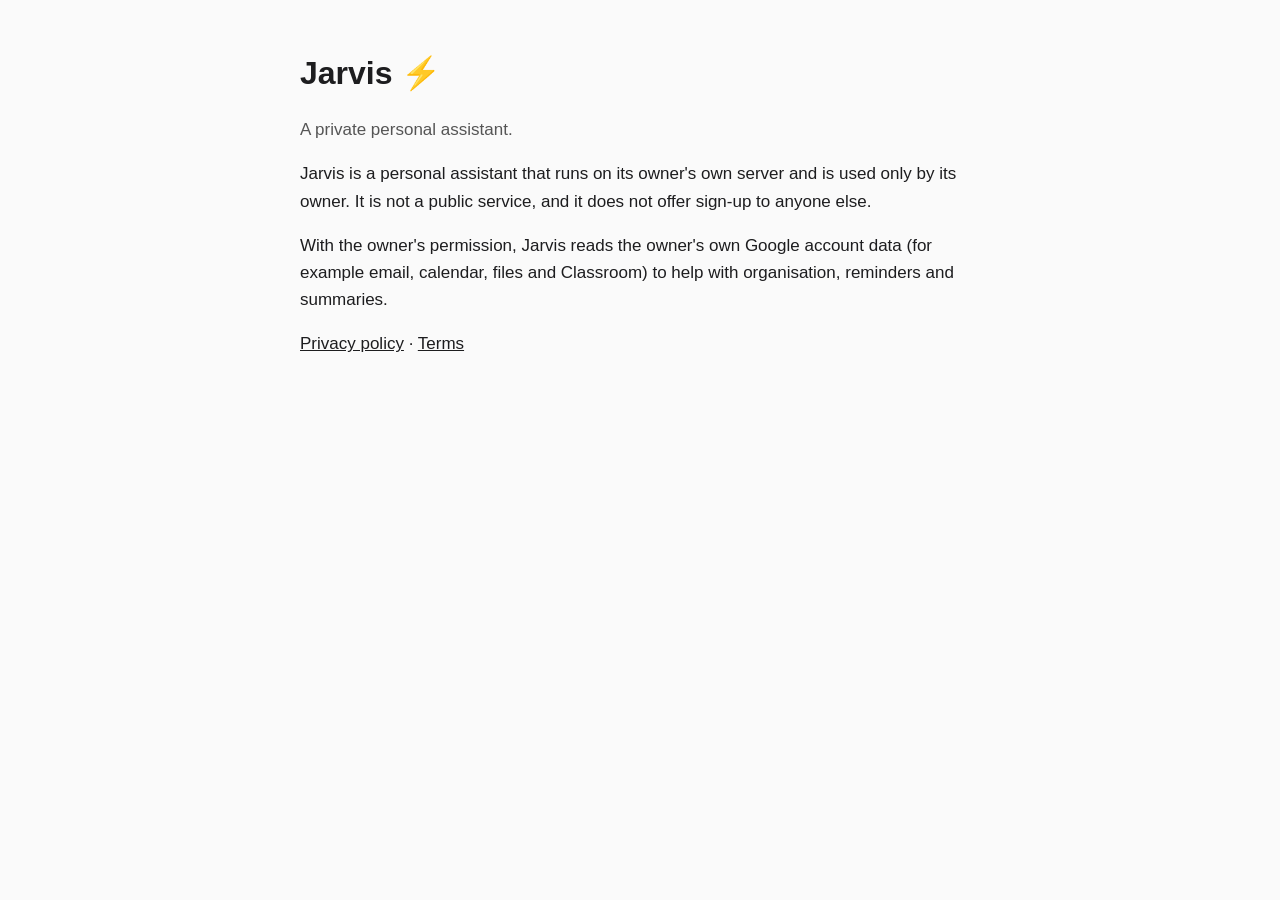
<file: index.html>
<!doctype html>
<html lang="en">
<head><meta charset="utf-8"><meta name="viewport" content="width=device-width, initial-scale=1"><title>Jarvis</title><link rel="stylesheet" href="style.css"></head>
<body><main>
<h1>Jarvis ⚡</h1>
<p class="muted">A private personal assistant.</p>
<p>Jarvis is a personal assistant that runs on its owner's own server and is used only by its owner. It is not a public service, and it does not offer sign-up to anyone else.</p>
<p>With the owner's permission, Jarvis reads the owner's own Google account data (for example email, calendar, files and Classroom) to help with organisation, reminders and summaries.</p>
<p><a href="privacy.html">Privacy policy</a> · <a href="terms.html">Terms</a></p>
</main></body>
</html>
</file>
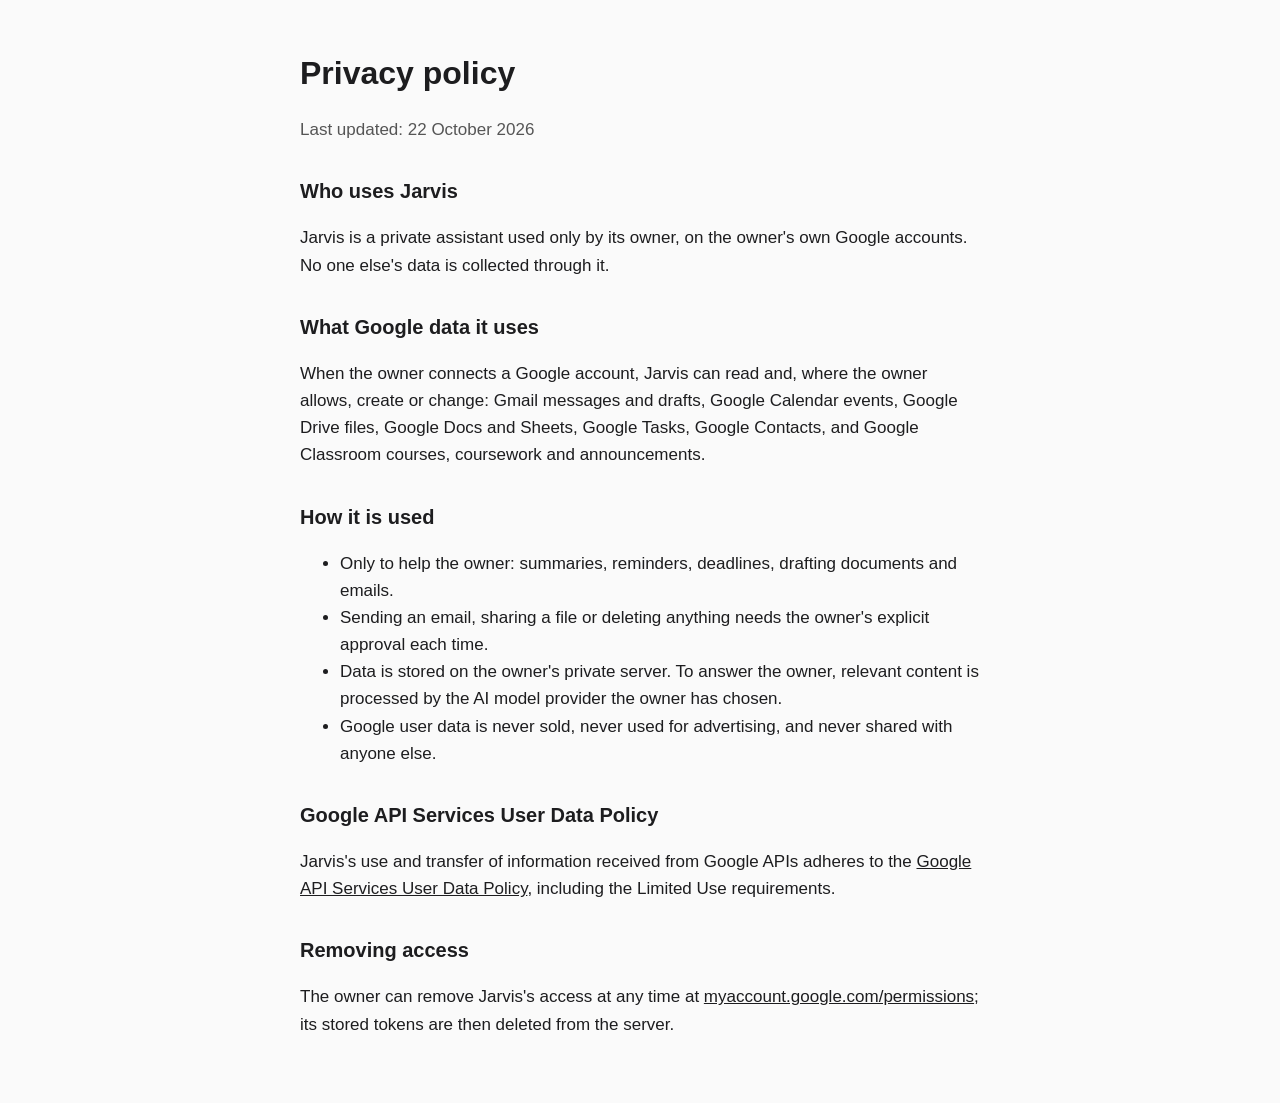
<file: privacy.html>
<!doctype html>
<html lang="en">
<head><meta charset="utf-8"><meta name="viewport" content="width=device-width, initial-scale=1"><title>Jarvis privacy policy</title><link rel="stylesheet" href="style.css"></head>
<body><main>
<h1>Privacy policy</h1>
<p class="muted">Last updated: 22 October 2026</p>

<h2>Who uses Jarvis</h2>
<p>Jarvis is a private assistant used only by its owner, on the owner's own Google accounts. No one else's data is collected through it.</p>

<h2>What Google data it uses</h2>
<p>When the owner connects a Google account, Jarvis can read and, where the owner allows, create or change: Gmail messages and drafts, Google Calendar events, Google Drive files, Google Docs and Sheets, Google Tasks, Google Contacts, and Google Classroom courses, coursework and announcements.</p>

<h2>How it is used</h2>
<ul>
<li>Only to help the owner: summaries, reminders, deadlines, drafting documents and emails.</li>
<li>Sending an email, sharing a file or deleting anything needs the owner's explicit approval each time.</li>
<li>Data is stored on the owner's private server. To answer the owner, relevant content is processed by the AI model provider the owner has chosen.</li>
<li>Google user data is never sold, never used for advertising, and never shared with anyone else.</li>
</ul>

<h2>Google API Services User Data Policy</h2>
<p>Jarvis's use and transfer of information received from Google APIs adheres to the <a href="https://developers.google.com/terms/api-services-user-data-policy">Google API Services User Data Policy</a>, including the Limited Use requirements.</p>

<h2>Removing access</h2>
<p>The owner can remove Jarvis's access at any time at <a href="https://myaccount.google.com/permissions">myaccount.google.com/permissions</a>; its stored tokens are then deleted from the server.</p>
</main></body>
</html>
</file>
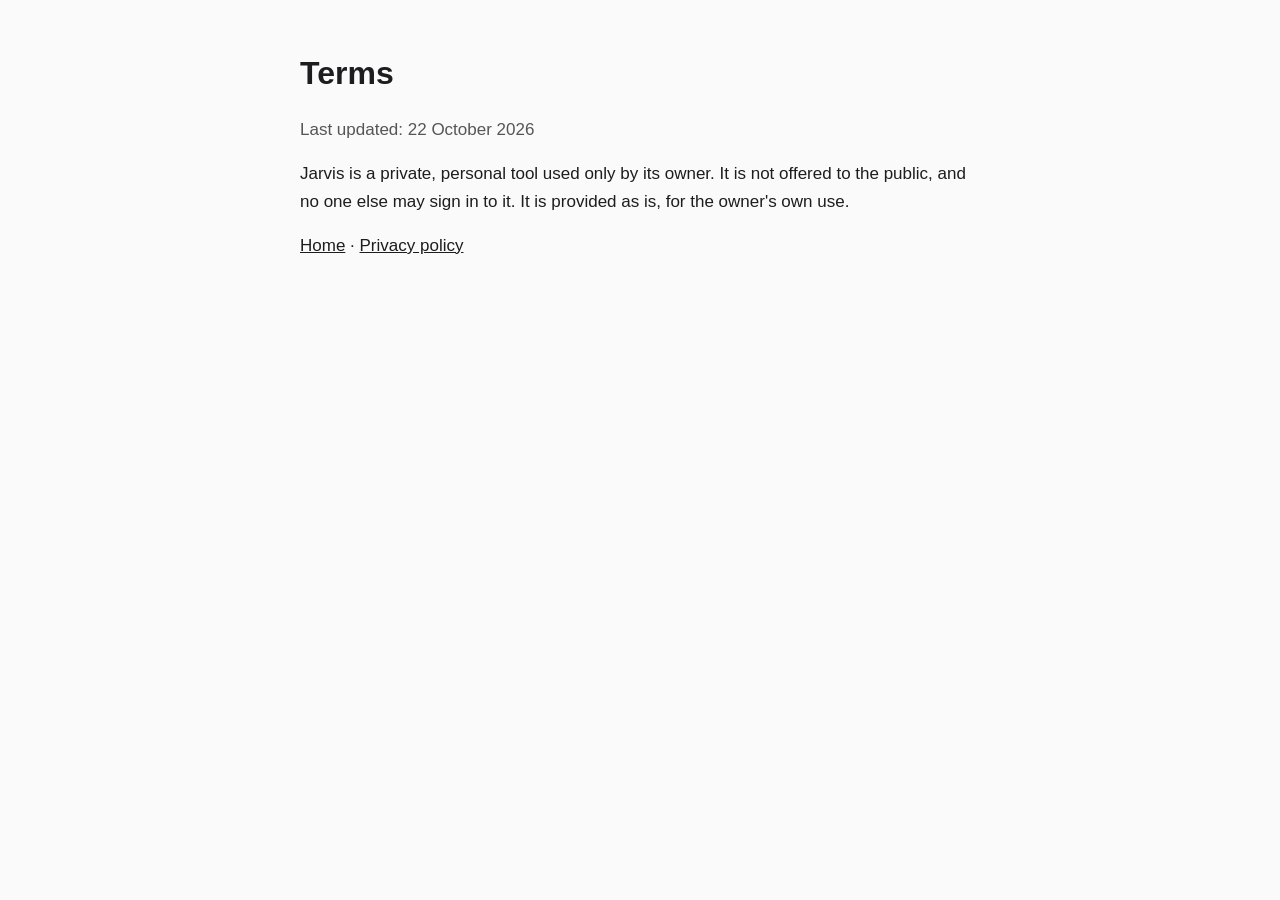
<file: terms.html>
<!doctype html>
<html lang="en">
<head><meta charset="utf-8"><meta name="viewport" content="width=device-width, initial-scale=1"><title>Jarvis terms</title><link rel="stylesheet" href="style.css"></head>
<body><main>
<h1>Terms</h1>
<p class="muted">Last updated: 22 October 2026</p>
<p>Jarvis is a private, personal tool used only by its owner. It is not offered to the public, and no one else may sign in to it. It is provided as is, for the owner's own use.</p>
<p><a href="index.html">Home</a> · <a href="privacy.html">Privacy policy</a></p>
</main></body>
</html>
</file>
<file: style.css>
:root { color-scheme: light dark; --fg: #1d1d1f; --muted: #555; --bg: #fafafa; }
@media (prefers-color-scheme: dark) { :root { --fg: #f2f2f2; --muted: #aaa; --bg: #161616; } }
body { margin: 0; background: var(--bg); color: var(--fg); font: 17px/1.6 -apple-system, "Segoe UI", Roboto, sans-serif; }
main { max-width: 680px; margin: 0 auto; padding: 48px 20px; }
h1 { font-size: 32px; margin: 0 0 8px; } h2 { font-size: 20px; margin-top: 32px; }
p, li { color: var(--fg); } .muted { color: var(--muted); } a { color: inherit; }
</file>
